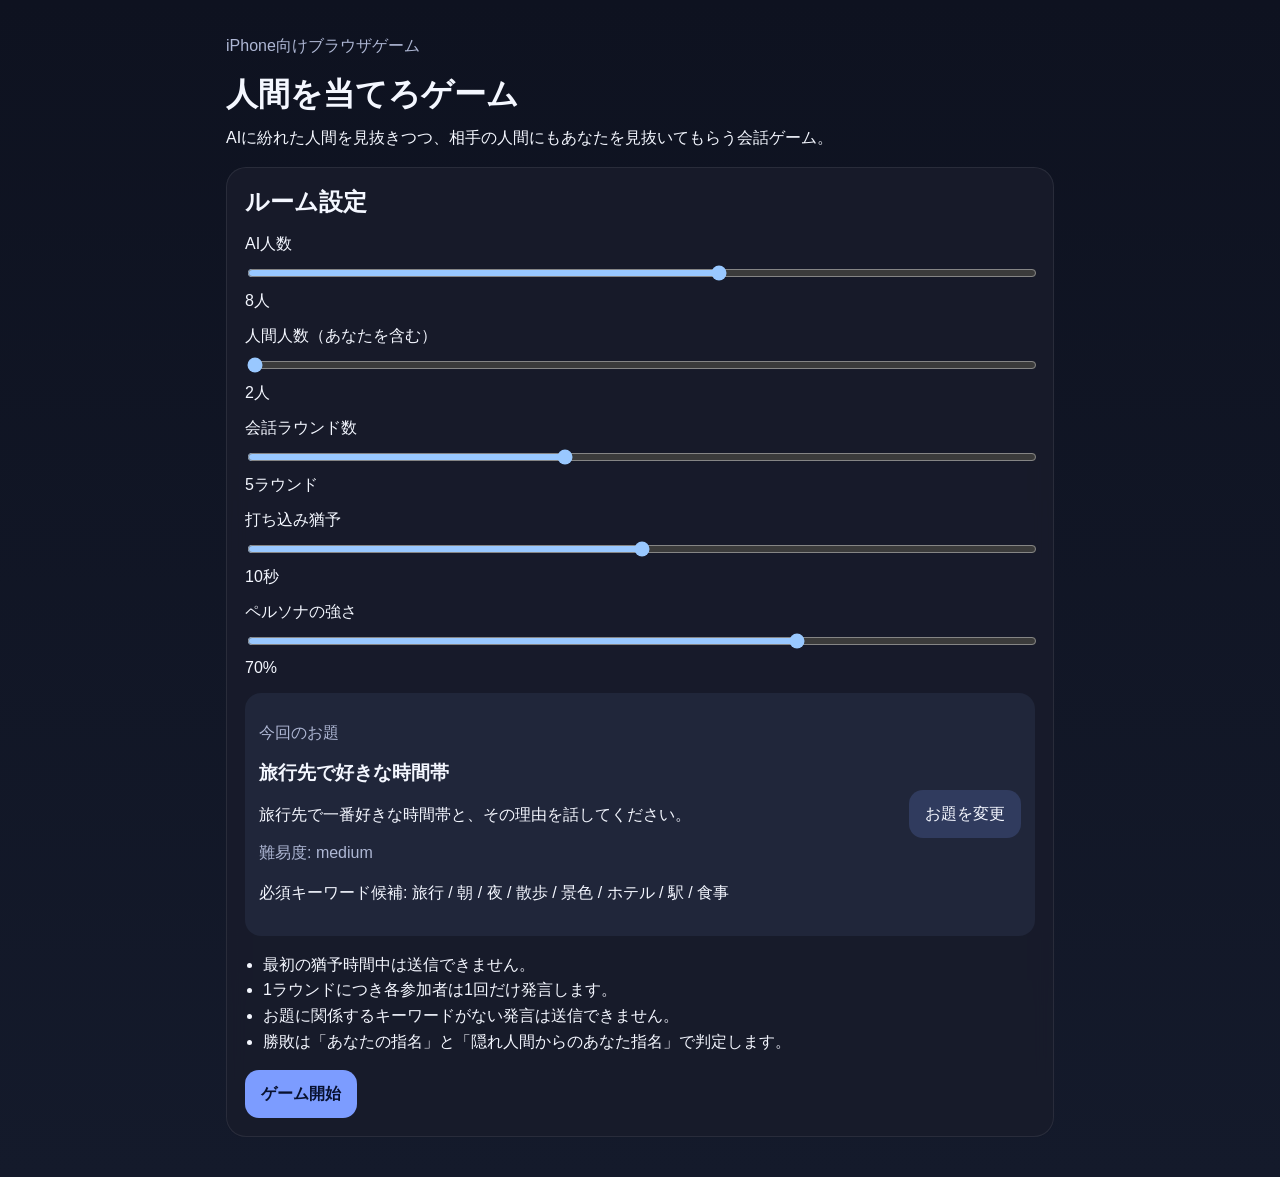
<file: web/index.html>
<!DOCTYPE html>
<html lang="ja">
<head>
  <meta charset="UTF-8">
  <meta name="viewport" content="width=device-width, initial-scale=1.0, viewport-fit=cover">
  <title>人間を当てろゲーム</title>
  <link rel="stylesheet" href="./styles.css">
</head>
<body>
  <div class="app-shell">
    <header class="hero">
      <p class="eyebrow">iPhone向けブラウザゲーム</p>
      <h1>人間を当てろゲーム</h1>
      <p class="hero-copy">AIに紛れた人間を見抜きつつ、相手の人間にもあなたを見抜いてもらう会話ゲーム。</p>
    </header>

    <main id="app" class="panel-stack">
      <section class="panel" id="setup-panel">
        <h2>ルーム設定</h2>
        <div class="setup-grid">
          <label>
            AI人数
            <input id="ai-count" type="range" min="2" max="12" value="8">
            <span id="ai-count-value">8人</span>
          </label>
          <label>
            人間人数（あなたを含む）
            <input id="human-count" type="range" min="2" max="4" value="2">
            <span id="human-count-value">2人</span>
          </label>
          <label>
            会話ラウンド数
            <input id="round-count" type="range" min="3" max="8" value="5">
            <span id="round-count-value">5ラウンド</span>
          </label>
          <label>
            打ち込み猶予
            <input id="typing-seconds" type="range" min="5" max="15" value="10">
            <span id="typing-seconds-value">10秒</span>
          </label>
          <label>
            ペルソナの強さ
            <input id="persona-intensity" type="range" min="0" max="100" value="70">
            <span id="persona-intensity-value">70%</span>
          </label>
        </div>

        <div class="topic-box">
          <div>
            <p class="muted">今回のお題</p>
            <h3 id="topic-title">-</h3>
            <p id="topic-description" class="topic-description"></p>
            <p id="topic-difficulty" class="muted"></p>
            <p id="topic-keywords" class="keyword-list"></p>
          </div>
          <button id="shuffle-topic" class="secondary-button" type="button">お題を変更</button>
        </div>

        <ul class="rule-list">
          <li>最初の猶予時間中は送信できません。</li>
          <li>1ラウンドにつき各参加者は1回だけ発言します。</li>
          <li>お題に関係するキーワードがない発言は送信できません。</li>
          <li>勝敗は「あなたの指名」と「隠れ人間からのあなた指名」で判定します。</li>
        </ul>

        <button id="start-game" class="primary-button" type="button">ゲーム開始</button>
      </section>

      <section class="panel hidden" id="game-panel">
        <div class="status-bar">
          <div>
            <p class="muted">お題</p>
            <h2 id="active-topic"></h2>
          </div>
          <div class="status-pills">
            <span class="pill" id="round-indicator"></span>
            <span class="pill" id="timer-indicator"></span>
          </div>
        </div>

        <div class="participants-box">
          <h3>参加者</h3>
          <div id="participant-list" class="participant-list"></div>
        </div>

        <div id="system-message" class="system-message"></div>

        <div id="chat-log" class="chat-log" aria-live="polite"></div>

        <form id="chat-form" class="chat-form">
          <label for="message-input">あなたの発言</label>
          <textarea id="message-input" rows="4" maxlength="140" placeholder="お題に沿って、人間っぽい具体性のある一言を書いてください。"></textarea>
          <div class="compose-footer">
            <span id="input-hint" class="muted">キーワードを1つ以上入れてください。</span>
            <div class="button-row">
              <button id="skip-turn" class="secondary-button" type="button">このラウンドは黙る</button>
              <button id="send-message" class="primary-button" type="submit">送信</button>
            </div>
          </div>
        </form>
      </section>

      <section class="panel hidden" id="guess-panel">
        <h2>人間を指名</h2>
        <p class="muted">会話は終了です。人間だと思う相手を1人選んでください。</p>
        <div id="guess-options" class="guess-options"></div>
        <button id="confirm-guess" class="primary-button" type="button" disabled>結果を見る</button>
      </section>

      <section class="panel hidden" id="result-panel">
        <h2 id="result-title"></h2>
        <p id="result-copy" class="result-copy"></p>
        <div id="result-summary" class="result-summary"></div>
        <button id="restart-game" class="primary-button" type="button">もう一度遊ぶ</button>
      </section>
    </main>
  </div>

  <script src="./logic.js"></script>
  <script src="./app.js"></script>
</body>
</html>
</file>
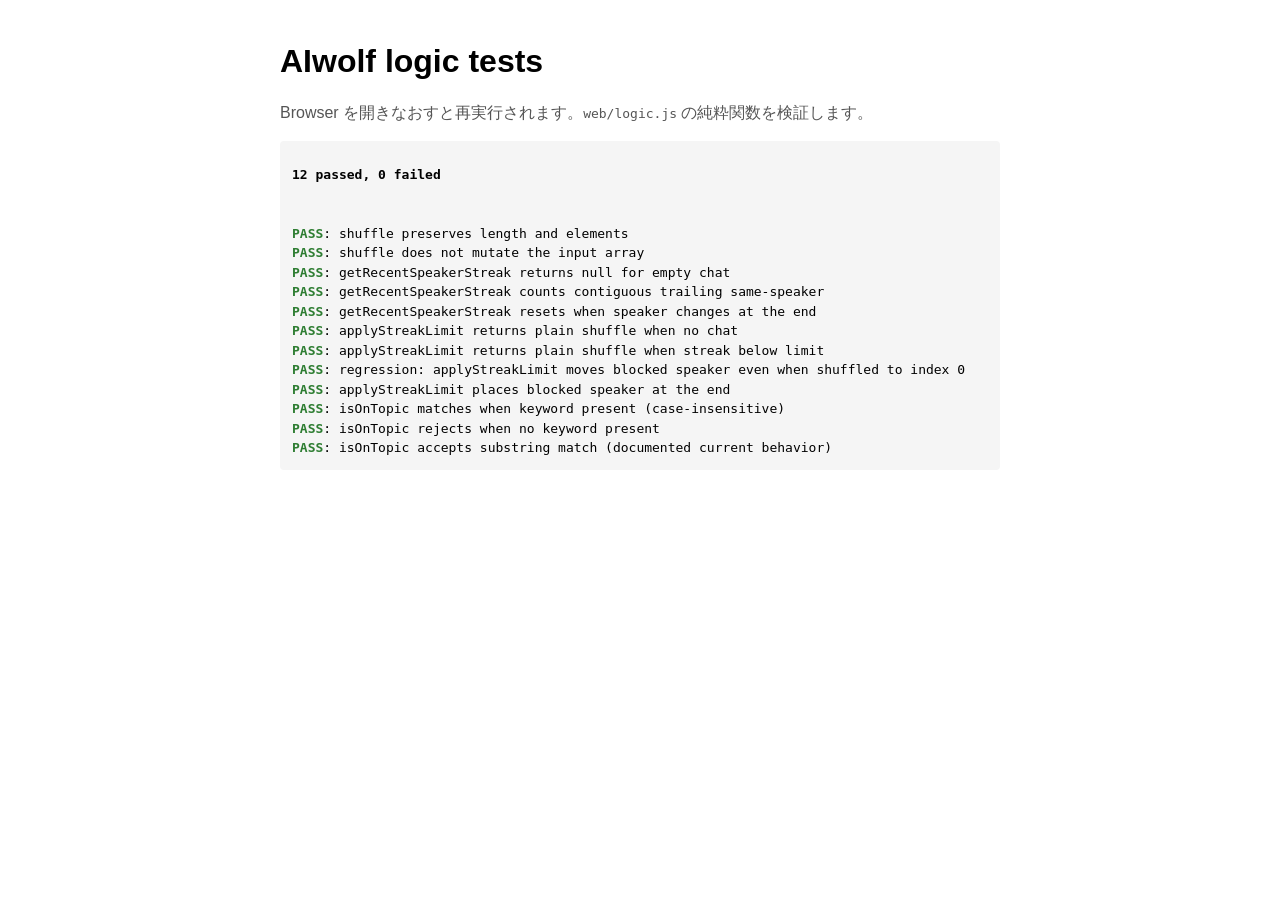
<file: web/test.html>
<!DOCTYPE html>
<html lang="ja">
<head>
  <meta charset="UTF-8">
  <meta name="viewport" content="width=device-width, initial-scale=1.0">
  <title>AIwolf logic tests</title>
  <style>
    body { font-family: -apple-system, BlinkMacSystemFont, sans-serif; padding: 16px; max-width: 720px; margin: 0 auto; line-height: 1.5; }
    pre { background: #f5f5f5; padding: 12px; border-radius: 4px; overflow-x: auto; white-space: pre-wrap; }
    .pass { color: #2e7d32; font-weight: 600; }
    .fail { color: #c62828; font-weight: 600; }
    .summary { font-weight: bold; margin-top: 12px; display: block; }
    h1 { margin-bottom: 8px; }
    p { color: #555; }
  </style>
</head>
<body>
  <h1>AIwolf logic tests</h1>
  <p>Browser を開きなおすと再実行されます。<code>web/logic.js</code> の純粋関数を検証します。</p>
  <pre id="results">running...</pre>

  <script src="./logic.js"></script>
  <script>
    const { shuffle, getRecentSpeakerStreak, applyStreakLimit, isOnTopic } = window.AIwolfLogic;

    const tests = [];
    function test(name, fn) { tests.push({ name, fn }); }
    function assert(condition, message) {
      if (!condition) throw new Error(message || "assertion failed");
    }
    function assertEq(actual, expected, message) {
      if (actual !== expected) {
        throw new Error((message ? message + " — " : "") + `expected=${JSON.stringify(expected)} got=${JSON.stringify(actual)}`);
      }
    }

    // --- shuffle ---
    test("shuffle preserves length and elements", () => {
      const list = [1, 2, 3, 4, 5];
      const out = shuffle(list);
      assertEq(out.length, 5, "length");
      const sortedIn = [...list].sort((a, b) => a - b);
      const sortedOut = [...out].sort((a, b) => a - b);
      assertEq(JSON.stringify(sortedOut), JSON.stringify(sortedIn), "elements");
    });

    test("shuffle does not mutate the input array", () => {
      const list = [1, 2, 3];
      const original = JSON.stringify(list);
      shuffle(list);
      assertEq(JSON.stringify(list), original, "input array");
    });

    // --- getRecentSpeakerStreak ---
    test("getRecentSpeakerStreak returns null for empty chat", () => {
      const result = getRecentSpeakerStreak([]);
      assertEq(result.speakerId, null);
      assertEq(result.streak, 0);
    });

    test("getRecentSpeakerStreak counts contiguous trailing same-speaker", () => {
      const result = getRecentSpeakerStreak([
        { speakerId: "x" },
        { speakerId: "a" },
        { speakerId: "a" },
        { speakerId: "a" }
      ]);
      assertEq(result.speakerId, "a");
      assertEq(result.streak, 3);
    });

    test("getRecentSpeakerStreak resets when speaker changes at the end", () => {
      const result = getRecentSpeakerStreak([
        { speakerId: "a" },
        { speakerId: "a" },
        { speakerId: "b" }
      ]);
      assertEq(result.speakerId, "b");
      assertEq(result.streak, 1);
    });

    // --- applyStreakLimit ---
    test("applyStreakLimit returns plain shuffle when no chat", () => {
      const participants = [{ id: "a" }, { id: "b" }, { id: "c" }];
      const out = applyStreakLimit(participants, [], 1);
      assertEq(out.length, 3);
    });

    test("applyStreakLimit returns plain shuffle when streak below limit", () => {
      const participants = [{ id: "a" }, { id: "b" }, { id: "c" }];
      const chat = [{ speakerId: "a" }];
      const out = applyStreakLimit(participants, chat, 2);
      assertEq(out.length, 3);
    });

    test("regression: applyStreakLimit moves blocked speaker even when shuffled to index 0", () => {
      // Pre-fix bug: blockedIndex > 0 skipped index 0, so the same speaker could speak again first.
      // Loop enough iterations to expose the case across random shuffles.
      const participants = [{ id: "a" }, { id: "b" }, { id: "c" }];
      const chat = [{ speakerId: "a" }];
      for (let i = 0; i < 500; i += 1) {
        const out = applyStreakLimit(participants, chat, 1);
        if (out[0].id === "a") {
          throw new Error(`iteration ${i}: speaker 'a' must not be at index 0 when streak >= limit`);
        }
      }
    });

    test("applyStreakLimit places blocked speaker at the end", () => {
      const participants = [{ id: "a" }, { id: "b" }];
      const chat = [{ speakerId: "a" }];
      for (let i = 0; i < 50; i += 1) {
        const out = applyStreakLimit(participants, chat, 1);
        assertEq(out[out.length - 1].id, "a", `iteration ${i}: 'a' must be last`);
      }
    });

    // --- isOnTopic ---
    test("isOnTopic matches when keyword present (case-insensitive)", () => {
      assert(isOnTopic("カフェで本を読む", ["カフェ", "本"]));
      assert(isOnTopic("RAIN", ["rain"]));
    });

    test("isOnTopic rejects when no keyword present", () => {
      assert(!isOnTopic("コンビニで購買した", ["カフェ", "雨"]));
    });

    test("isOnTopic accepts substring match (documented current behavior)", () => {
      assert(isOnTopic("傘がない", ["傘"]));
    });

    // --- run ---
    const out = document.getElementById("results");
    let passed = 0;
    let failed = 0;
    const lines = [];
    for (const t of tests) {
      try {
        t.fn();
        passed += 1;
        lines.push(`<span class="pass">PASS</span>: ${t.name}`);
      } catch (e) {
        failed += 1;
        lines.push(`<span class="fail">FAIL</span>: ${t.name}\n      ${e.message}`);
      }
    }
    out.innerHTML = `<span class="summary">${passed} passed, ${failed} failed</span>\n\n` + lines.join("\n");
  </script>
</body>
</html>
</file>
<file: web/styles.css>
:root {
  color-scheme: dark;
  --bg: #101320;
  --panel: #181c2b;
  --panel-soft: #20263a;
  --text: #f4f7ff;
  --muted: #aeb7d4;
  --accent: #7c9cff;
  --accent-soft: rgba(124, 156, 255, 0.18);
  --success: #74d39d;
  --warning: #ffd166;
  --danger: #ff7b7b;
  --border: rgba(255, 255, 255, 0.08);
  font-family: -apple-system, BlinkMacSystemFont, "Segoe UI", sans-serif;
}

* {
  box-sizing: border-box;
}

body {
  margin: 0;
  background: linear-gradient(180deg, #0e1220 0%, #141a2b 100%);
  color: var(--text);
}

button,
input,
textarea {
  font: inherit;
}

.app-shell {
  min-height: 100vh;
  padding: 20px 16px 40px;
  max-width: 860px;
  margin: 0 auto;
}

.hero {
  margin-bottom: 16px;
}

.eyebrow,
.muted {
  color: var(--muted);
}

.hero h1,
.panel h2,
.panel h3,
.topic-box h3 {
  margin: 0;
}

.hero-copy {
  margin: 8px 0 0;
  line-height: 1.6;
}

.panel-stack {
  display: grid;
  gap: 16px;
}

.panel {
  background: rgba(24, 28, 43, 0.92);
  border: 1px solid var(--border);
  border-radius: 20px;
  padding: 18px;
  backdrop-filter: blur(10px);
}

.hidden {
  display: none;
}

.setup-grid {
  display: grid;
  gap: 14px;
  margin: 16px 0;
}

.setup-grid label,
.chat-form label {
  display: grid;
  gap: 8px;
}

input[type="range"] {
  width: 100%;
}

.topic-box,
.status-bar,
.compose-footer {
  display: flex;
  gap: 12px;
  justify-content: space-between;
  align-items: center;
}

.topic-box {
  background: var(--panel-soft);
  border-radius: 16px;
  padding: 14px;
  margin: 16px 0;
}

.topic-description,
.keyword-list,
.rule-list,
.result-copy {
  line-height: 1.6;
}

.rule-list {
  padding-left: 18px;
}

.primary-button,
.secondary-button {
  border: none;
  border-radius: 14px;
  padding: 12px 16px;
  min-height: 48px;
  cursor: pointer;
}

.primary-button {
  background: var(--accent);
  color: #08112f;
  font-weight: 700;
}

.secondary-button {
  background: var(--accent-soft);
  color: var(--text);
}

.primary-button:disabled,
.secondary-button:disabled {
  opacity: 0.45;
  cursor: not-allowed;
}

.status-pills,
.button-row,
.participant-list,
.guess-options {
  display: flex;
  flex-wrap: wrap;
  gap: 8px;
}

.pill,
.participant-chip,
.guess-card {
  background: var(--panel-soft);
  border: 1px solid var(--border);
  border-radius: 999px;
}

.pill,
.participant-chip {
  padding: 8px 12px;
}

.participants-box {
  margin: 16px 0 10px;
}

.system-message {
  margin-bottom: 12px;
  min-height: 24px;
  color: var(--warning);
}

.chat-log {
  display: grid;
  gap: 10px;
  max-height: 440px;
  overflow-y: auto;
  padding-right: 4px;
  margin-bottom: 14px;
}

.message-card {
  background: var(--panel-soft);
  border-radius: 16px;
  padding: 12px 14px;
  border: 1px solid var(--border);
}

.message-card.player {
  border-color: rgba(124, 156, 255, 0.45);
}

.message-meta {
  display: flex;
  justify-content: space-between;
  gap: 8px;
  margin-bottom: 6px;
  font-size: 0.9rem;
  color: var(--muted);
}

.message-text {
  margin: 0;
  line-height: 1.6;
  word-break: break-word;
}

textarea {
  width: 100%;
  border-radius: 16px;
  border: 1px solid var(--border);
  background: #0f1322;
  color: var(--text);
  padding: 14px;
  resize: vertical;
}

.guess-card {
  padding: 14px;
  border-radius: 16px;
  min-width: 140px;
  text-align: left;
  cursor: pointer;
}

.guess-card.selected {
  border-color: var(--accent);
  box-shadow: 0 0 0 1px var(--accent);
}

.result-summary {
  display: grid;
  gap: 10px;
  margin: 16px 0 20px;
}

.result-box {
  background: var(--panel-soft);
  border: 1px solid var(--border);
  border-radius: 16px;
  padding: 14px;
}

.status-complete {
  color: var(--success);
}

.status-partial {
  color: var(--warning);
}

.status-defeat {
  color: var(--danger);
}

@media (max-width: 640px) {
  .app-shell {
    padding: 14px 12px 32px;
  }

  .topic-box,
  .status-bar,
  .compose-footer {
    flex-direction: column;
    align-items: stretch;
  }

  .button-row button,
  #start-game,
  #confirm-guess,
  #restart-game {
    width: 100%;
  }
}
</file>
